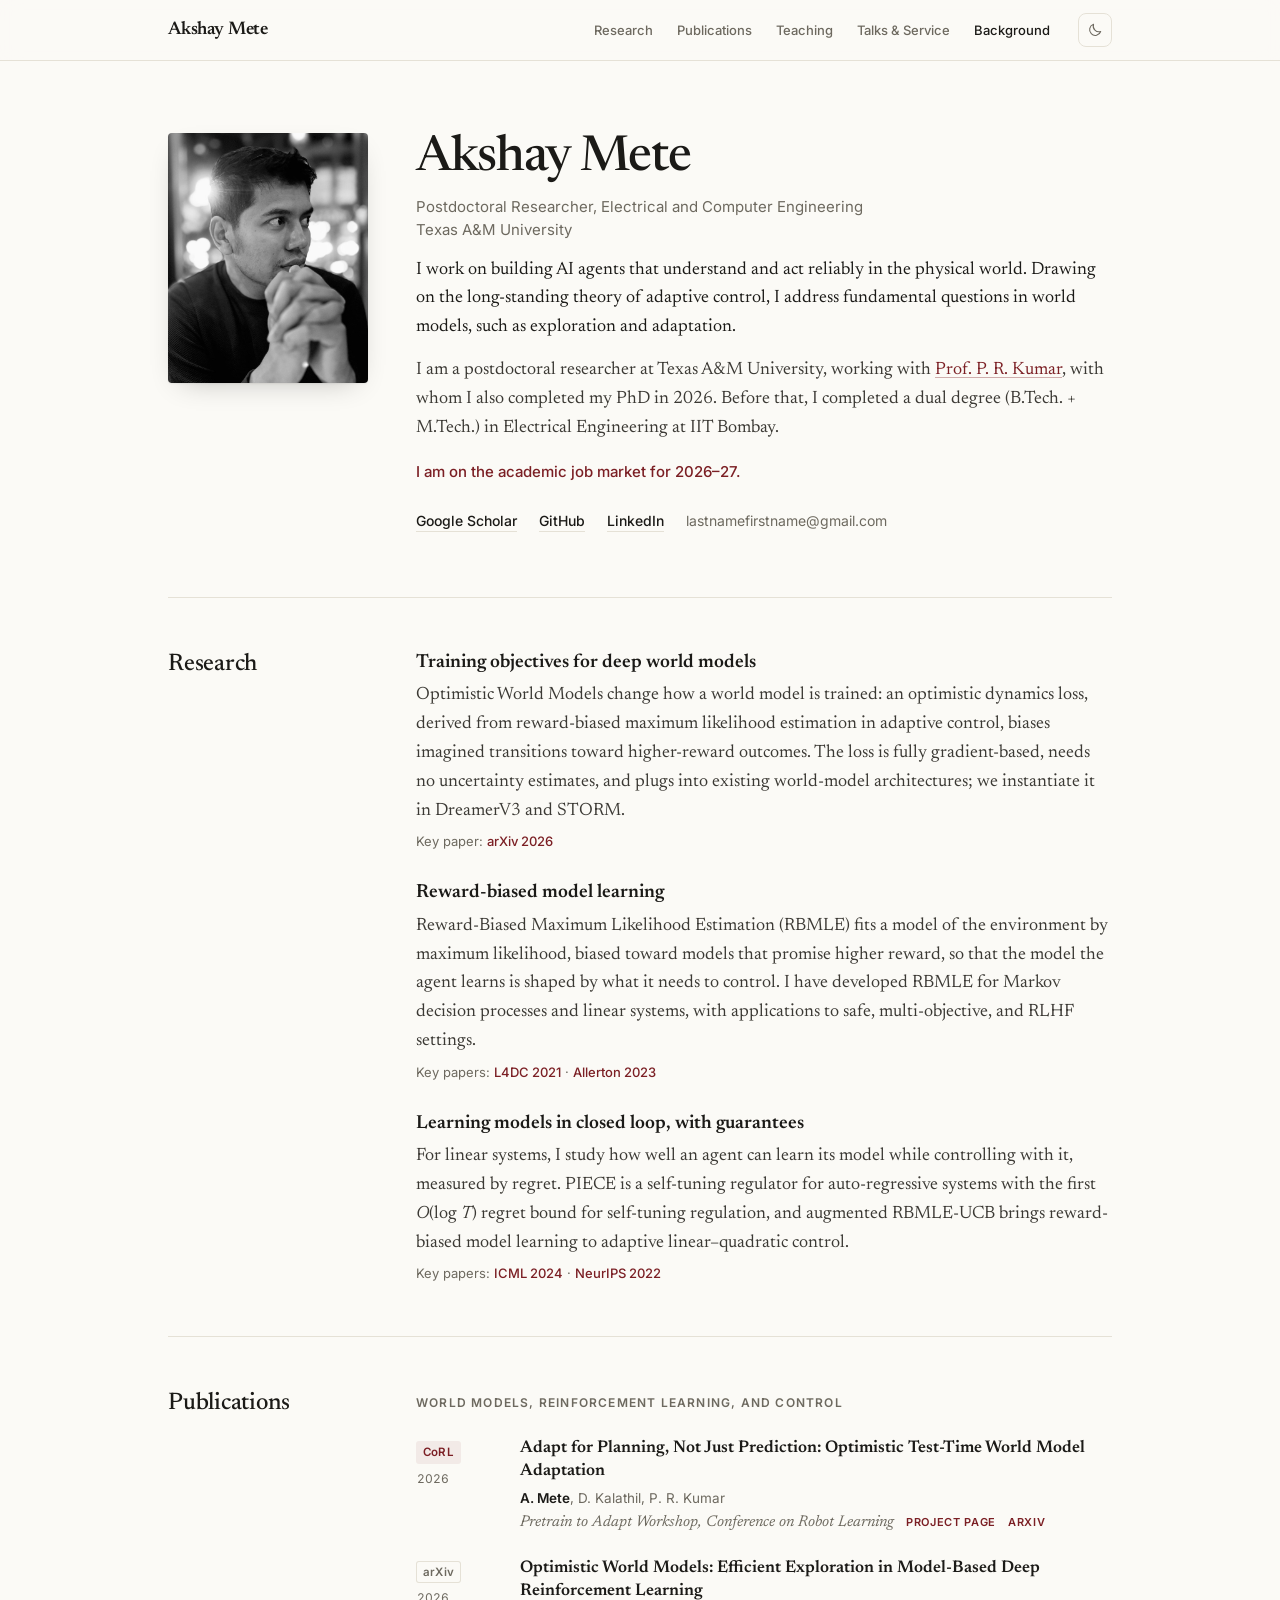
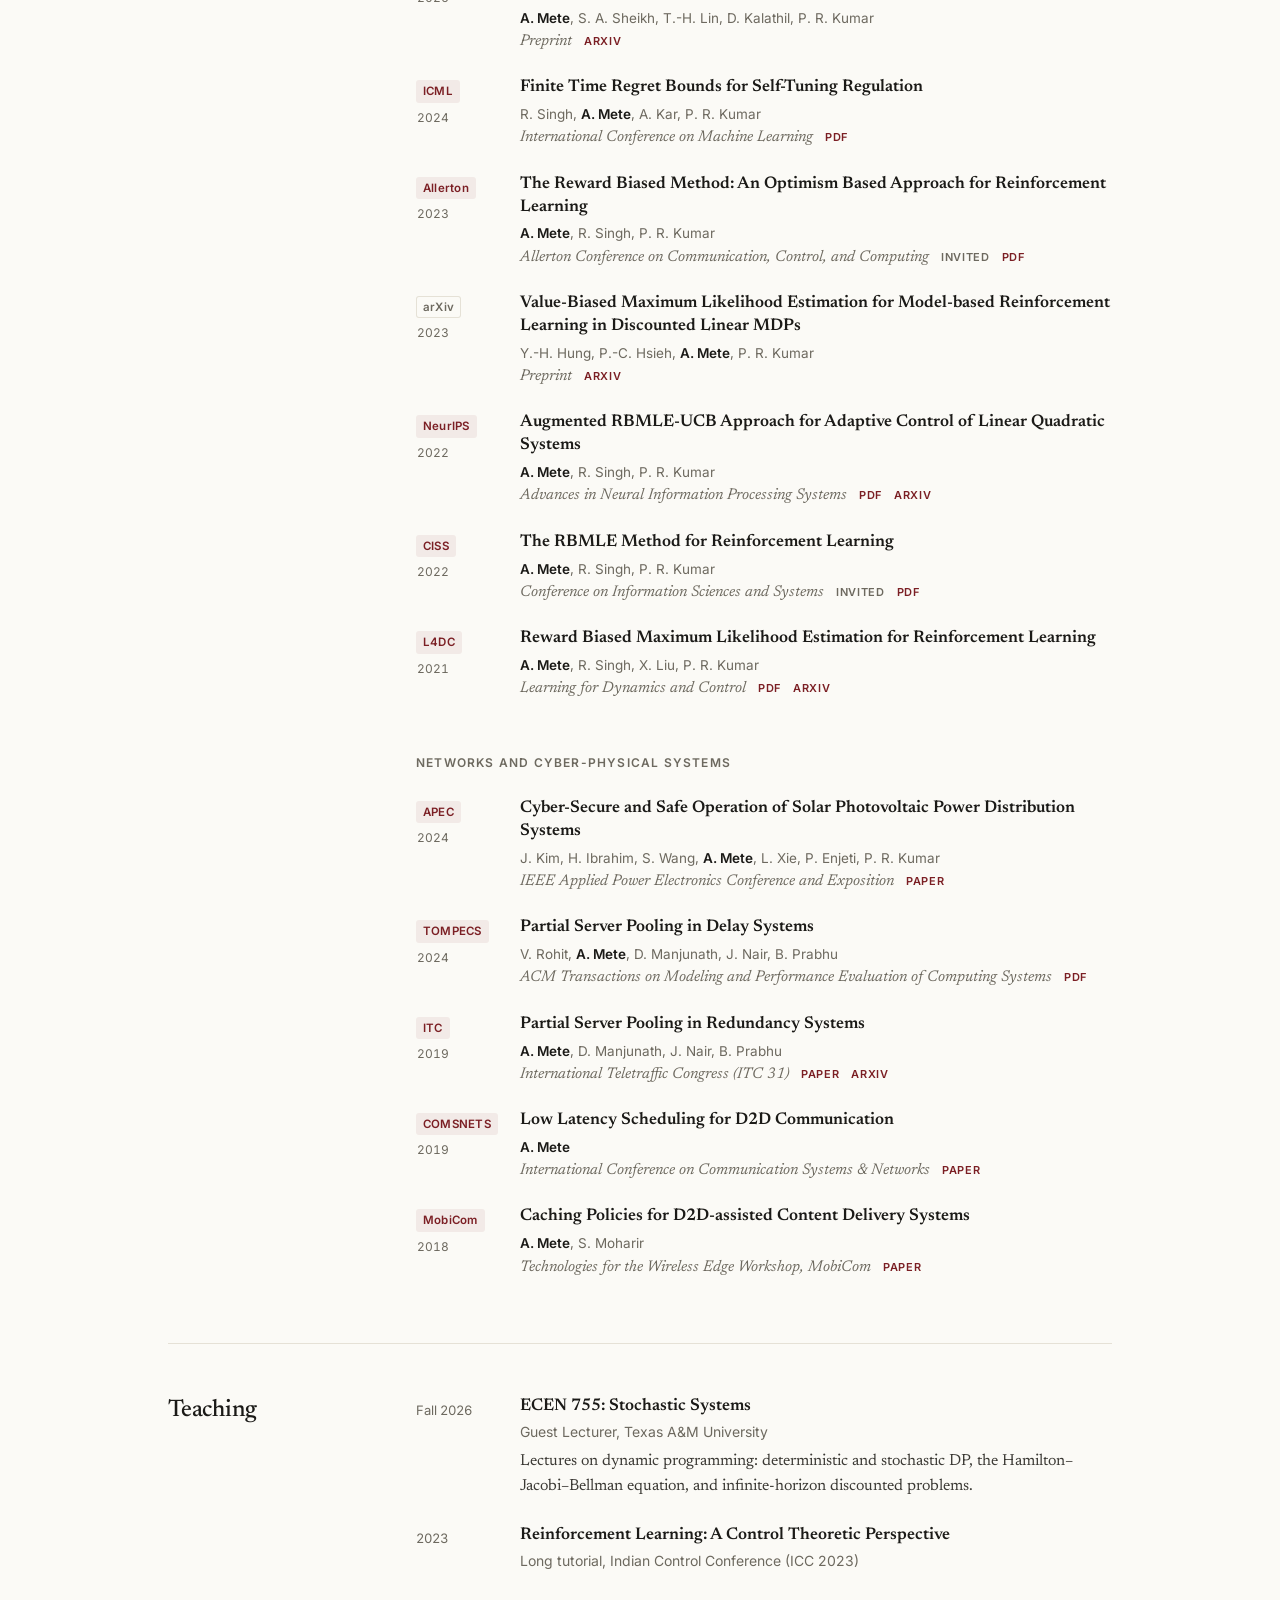
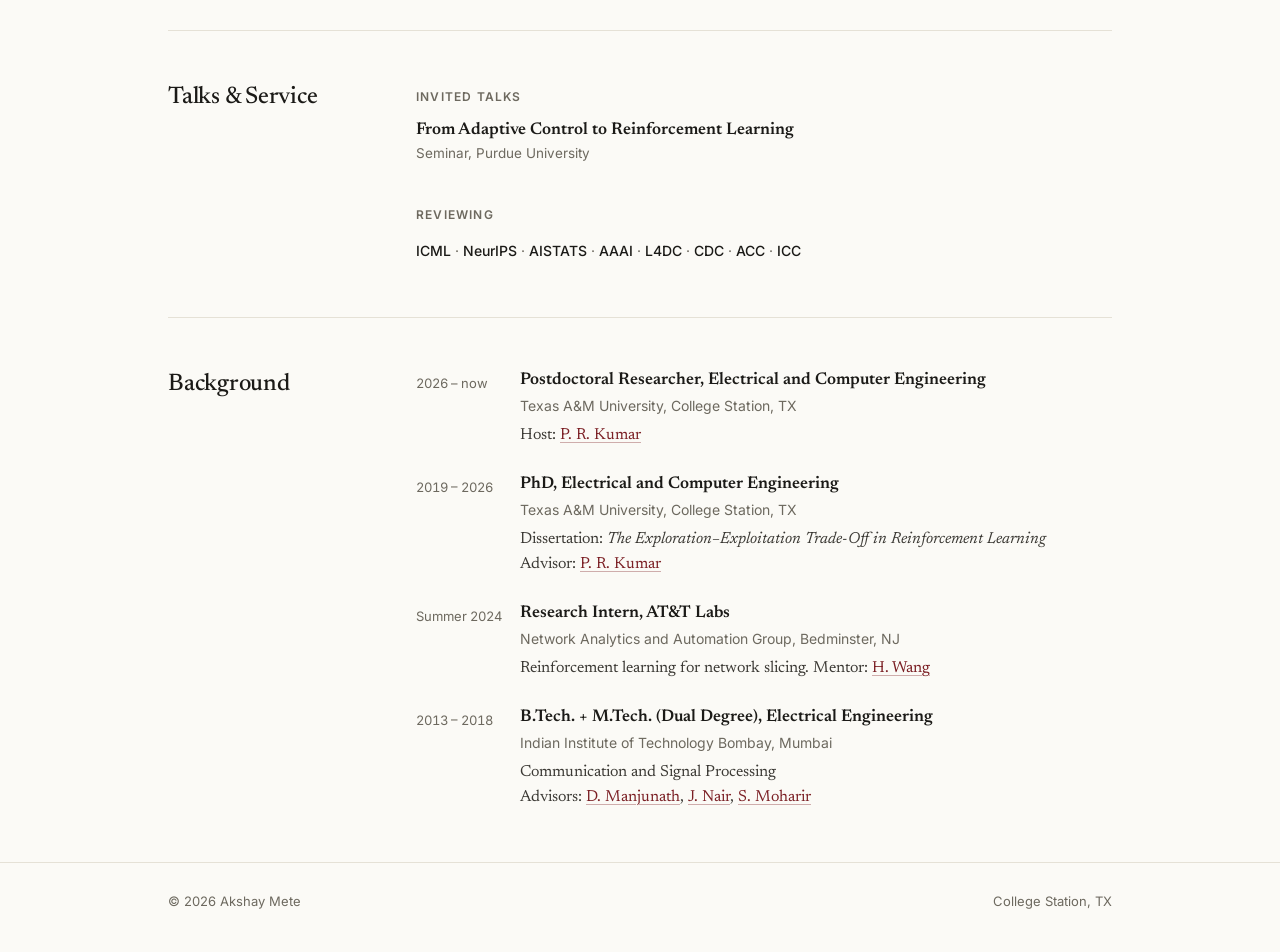
<file: index.html>
<!DOCTYPE html>
<html lang="en">
<head>
    <meta charset="UTF-8">
    <meta name="viewport" content="width=device-width, initial-scale=1">
    <title>Akshay Mete</title>
    <meta name="description" content="Akshay Mete, postdoctoral researcher at Texas A&amp;M University working on world models, connecting deep model-based reinforcement learning with adaptive control.">
    <link rel="canonical" href="https://akshaymete.com/">
    <meta property="og:type" content="profile">
    <meta property="og:title" content="Akshay Mete">
    <meta property="og:description" content="Postdoctoral researcher at Texas A&amp;M University working on world models, connecting deep model-based reinforcement learning with adaptive control.">
    <meta property="og:url" content="https://akshaymete.com/">
    <meta property="og:image" content="https://akshaymete.com/images/portrait.jpg">
    <meta name="twitter:card" content="summary">
    <link rel="preconnect" href="https://fonts.googleapis.com">
    <link rel="preconnect" href="https://fonts.gstatic.com" crossorigin>
    <link rel="stylesheet" href="https://fonts.googleapis.com/css2?family=Inter:wght@400;500;600&family=Newsreader:ital,opsz,wght@0,6..72,400;0,6..72,500;0,6..72,600;1,6..72,400&display=swap">
    <link rel="stylesheet" href="styles.css">
    <script>
        try {
            var saved = localStorage.getItem('theme');
            if (saved) document.documentElement.setAttribute('data-theme', saved);
        } catch (e) {}
    </script>
</head>
<body>
    <a class="skip-link" href="#main">Skip to content</a>

    <header class="site-nav">
        <div class="wrap nav-inner">
            <a class="brand" href="#top">Akshay Mete</a>
            <nav class="nav-links" aria-label="Sections">
                <a href="#research">Research</a>
                <a href="#publications">Publications</a>
                <a href="#teaching">Teaching</a>
                <a href="#talks">Talks &amp; Service</a>
                <a href="#background">Background</a>
            </nav>
            <button class="theme-toggle" id="theme-toggle" type="button" aria-label="Toggle dark mode">
                <svg class="icon-moon" viewBox="0 0 24 24" width="16" height="16" aria-hidden="true"><path d="M20.5 14.2A8.5 8.5 0 0 1 9.8 3.5a8.5 8.5 0 1 0 10.7 10.7Z" fill="none" stroke="currentColor" stroke-width="1.6" stroke-linejoin="round"/></svg>
                <svg class="icon-sun" viewBox="0 0 24 24" width="16" height="16" aria-hidden="true"><circle cx="12" cy="12" r="4" fill="none" stroke="currentColor" stroke-width="1.6"/><path d="M12 2.5v2M12 19.5v2M2.5 12h2M19.5 12h2M5.3 5.3l1.4 1.4M17.3 17.3l1.4 1.4M5.3 18.7l1.4-1.4M17.3 6.7l1.4-1.4" stroke="currentColor" stroke-width="1.6" stroke-linecap="round"/></svg>
            </button>
        </div>
    </header>

    <main id="main" class="wrap">

        <section class="intro" id="top">
            <img class="portrait" src="images/portrait.jpg" alt="Portrait of Akshay Mete" width="200" height="250">
            <div class="intro-text">
                <h1>Akshay Mete</h1>                <p class="role">Postdoctoral Researcher, Electrical and Computer Engineering<br>Texas A&amp;M University</p>
                <p class="lede">I work on building AI agents that understand and act reliably in the physical world. Drawing on the long-standing theory of adaptive control, I address fundamental questions in world models, such as exploration and adaptation.</p>
                <p>I am a postdoctoral researcher at Texas A&amp;M University, working with <a href="https://engineering.tamu.edu/electrical/profiles/pkumar.html">Prof. P. R. Kumar</a>, with whom I also completed my PhD in 2026. Before that, I completed a dual degree (B.Tech.&nbsp;+ M.Tech.) in Electrical Engineering at IIT Bombay.</p>
                <p class="market">I am on the academic job market for 2026&ndash;27.</p>
                <ul class="links">
                    <li><a href="https://scholar.google.com/citations?user=evLF1akAAAAJ&amp;hl">Google Scholar</a></li>
                    <li><a href="https://github.com/akshaymete">GitHub</a></li>
                    <li><a href="https://linkedin.com/in/akshaymete">LinkedIn</a></li>
                    <li class="email">lastnamefirstname@gmail.com</li>
                </ul>
            </div>
        </section>

        <section class="section" id="research">
            <h2>Research</h2>
            <div class="section-body">
                <div class="topic">
                    <h3>Training objectives for deep world models</h3>
                    <p>Optimistic World Models change how a world model is trained: an optimistic dynamics loss, derived from reward-biased maximum likelihood estimation in adaptive control, biases imagined transitions toward higher-reward outcomes. The loss is fully gradient-based, needs no uncertainty estimates, and plugs into existing world-model architectures; we instantiate it in DreamerV3 and STORM.</p>
                    <p class="papers">Key paper: <a href="#p-owm">arXiv 2026</a></p>
                </div>
                <div class="topic">
                    <h3>Reward-biased model learning</h3>
                    <p>Reward-Biased Maximum Likelihood Estimation (RBMLE) fits a model of the environment by maximum likelihood, biased toward models that promise higher reward, so that the model the agent learns is shaped by what it needs to control. I have developed RBMLE for Markov decision processes and linear systems, with applications to safe, multi-objective, and RLHF settings.</p>
                    <p class="papers">Key papers: <a href="#p-l4dc21">L4DC 2021</a> &middot; <a href="#p-allerton23">Allerton 2023</a></p>
                </div>
                <div class="topic">
                    <h3>Learning models in closed loop, with guarantees</h3>
                    <p>For linear systems, I study how well an agent can learn its model while controlling with it, measured by regret. PIECE is a self-tuning regulator for auto-regressive systems with the first <i>O</i>(log&nbsp;<i>T</i>) regret bound for self-tuning regulation, and augmented RBMLE-UCB brings reward-biased model learning to adaptive linear&ndash;quadratic control.</p>
                    <p class="papers">Key papers: <a href="#p-icml24">ICML 2024</a> &middot; <a href="#p-neurips22">NeurIPS 2022</a></p>
                </div>
            </div>
        </section>

        <section class="section" id="publications">
            <h2>Publications</h2>
            <div class="section-body">

                <h3 class="group">World Models, Reinforcement Learning, and Control</h3>

                <article class="pub" id="p-optta">
                    <div class="venue"><span class="tag">CoRL</span><span class="year">2026</span></div>
                    <div>
                        <h4 class="pub-title"><a href="projects/optta/">Adapt for Planning, Not Just Prediction: Optimistic Test-Time World Model Adaptation</a></h4>
                        <p class="authors"><b>A. Mete</b>, D. Kalathil, P. R. Kumar</p>
                        <p class="cite">Pretrain to Adapt Workshop, Conference on Robot Learning <a class="pdf" href="projects/optta/">Project page</a> <a class="pdf" href="https://arxiv.org/abs/2610.35636">arXiv</a></p>
                    </div>
                </article>

                <article class="pub" id="p-owm">
                    <div class="venue"><span class="tag pre">arXiv</span><span class="year">2026</span></div>
                    <div>
                        <h4 class="pub-title"><a href="https://arxiv.org/abs/2602.10044">Optimistic World Models: Efficient Exploration in Model-Based Deep Reinforcement Learning</a></h4>
                        <p class="authors"><b>A. Mete</b>, S. A. Sheikh, T.-H. Lin, D. Kalathil, P. R. Kumar</p>
                        <p class="cite">Preprint <a class="pdf" href="https://arxiv.org/abs/2602.10044">arXiv</a></p>
                    </div>
                </article>

                <article class="pub" id="p-icml24">
                    <div class="venue"><span class="tag">ICML</span><span class="year">2024</span></div>
                    <div>
                        <h4 class="pub-title"><a href="https://raw.githubusercontent.com/mlresearch/v235/main/assets/singh24b/singh24b.pdf">Finite Time Regret Bounds for Self-Tuning Regulation</a></h4>
                        <p class="authors">R. Singh, <b>A. Mete</b>, A. Kar, P. R. Kumar</p>
                        <p class="cite">International Conference on Machine Learning <a class="pdf" href="https://raw.githubusercontent.com/mlresearch/v235/main/assets/singh24b/singh24b.pdf">PDF</a></p>
                    </div>
                </article>

                <article class="pub" id="p-allerton23">
                    <div class="venue"><span class="tag">Allerton</span><span class="year">2023</span></div>
                    <div>
                        <h4 class="pub-title"><a href="https://par.nsf.gov/servlets/purl/10482159">The Reward Biased Method: An Optimism Based Approach for Reinforcement Learning</a></h4>
                        <p class="authors"><b>A. Mete</b>, R. Singh, P. R. Kumar</p>
                        <p class="cite">Allerton Conference on Communication, Control, and Computing <span class="note">Invited</span> <a class="pdf" href="https://par.nsf.gov/servlets/purl/10482159">PDF</a></p>
                    </div>
                </article>

                <article class="pub" id="p-vbmle">
                    <div class="venue"><span class="tag pre">arXiv</span><span class="year">2023</span></div>
                    <div>
                        <h4 class="pub-title"><a href="https://arxiv.org/abs/2310.11515">Value-Biased Maximum Likelihood Estimation for Model-based Reinforcement Learning in Discounted Linear MDPs</a></h4>
                        <p class="authors">Y.-H. Hung, P.-C. Hsieh, <b>A. Mete</b>, P. R. Kumar</p>
                        <p class="cite">Preprint <a class="pdf" href="https://arxiv.org/abs/2310.11515">arXiv</a></p>                    </div>
                </article>

                <article class="pub" id="p-neurips22">
                    <div class="venue"><span class="tag">NeurIPS</span><span class="year">2022</span></div>
                    <div>
                        <h4 class="pub-title"><a href="https://proceedings.neurips.cc/paper_files/paper/2022/file/3c601cd5866099648c6dc783e7f39858-Paper-Conference.pdf">Augmented RBMLE-UCB Approach for Adaptive Control of Linear Quadratic Systems</a></h4>
                        <p class="authors"><b>A. Mete</b>, R. Singh, P. R. Kumar</p>
                        <p class="cite">Advances in Neural Information Processing Systems <a class="pdf" href="https://proceedings.neurips.cc/paper_files/paper/2022/file/3c601cd5866099648c6dc783e7f39858-Paper-Conference.pdf">PDF</a> <a class="pdf" href="https://arxiv.org/abs/2201.10542">arXiv</a></p>
                    </div>
                </article>

                <article class="pub">
                    <div class="venue"><span class="tag">CISS</span><span class="year">2022</span></div>
                    <div>
                        <h4 class="pub-title"><a href="https://par.nsf.gov/servlets/purl/10482165">The RBMLE Method for Reinforcement Learning</a></h4>
                        <p class="authors"><b>A. Mete</b>, R. Singh, P. R. Kumar</p>
                        <p class="cite">Conference on Information Sciences and Systems <span class="note">Invited</span> <a class="pdf" href="https://par.nsf.gov/servlets/purl/10482165">PDF</a></p>
                    </div>
                </article>

                <article class="pub" id="p-l4dc21">
                    <div class="venue"><span class="tag">L4DC</span><span class="year">2021</span></div>
                    <div>
                        <h4 class="pub-title"><a href="https://proceedings.mlr.press/v144/mete21a/mete21a.pdf">Reward Biased Maximum Likelihood Estimation for Reinforcement Learning</a></h4>
                        <p class="authors"><b>A. Mete</b>, R. Singh, X. Liu, P. R. Kumar</p>
                        <p class="cite">Learning for Dynamics and Control <a class="pdf" href="https://proceedings.mlr.press/v144/mete21a/mete21a.pdf">PDF</a> <a class="pdf" href="https://arxiv.org/abs/2011.07738">arXiv</a></p>
                    </div>
                </article>

                <h3 class="group">Networks and Cyber-Physical Systems</h3>

                <article class="pub">
                    <div class="venue"><span class="tag">APEC</span><span class="year">2024</span></div>
                    <div>
                        <h4 class="pub-title"><a href="https://ieeexplore.ieee.org/abstract/document/10509340">Cyber-Secure and Safe Operation of Solar Photovoltaic Power Distribution Systems</a></h4>
                        <p class="authors">J. Kim, H. Ibrahim, S. Wang, <b>A. Mete</b>, L. Xie, P. Enjeti, P. R. Kumar</p>
                        <p class="cite">IEEE Applied Power Electronics Conference and Exposition <a class="pdf" href="https://ieeexplore.ieee.org/abstract/document/10509340">Paper</a></p>
                    </div>
                </article>

                <article class="pub">
                    <div class="venue"><span class="tag">TOMPECS</span><span class="year">2024</span></div>
                    <div>
                        <h4 class="pub-title"><a href="https://hal.science/hal-04443590v1/file/submission.pdf">Partial Server Pooling in Delay Systems</a></h4>
                        <p class="authors">V. Rohit, <b>A. Mete</b>, D. Manjunath, J. Nair, B. Prabhu</p>
                        <p class="cite">ACM Transactions on Modeling and Performance Evaluation of Computing Systems <a class="pdf" href="https://hal.science/hal-04443590v1/file/submission.pdf">PDF</a></p>
                    </div>
                </article>

                <article class="pub">
                    <div class="venue"><span class="tag">ITC</span><span class="year">2019</span></div>
                    <div>
                        <h4 class="pub-title"><a href="https://ieeexplore.ieee.org/abstract/document/8879441">Partial Server Pooling in Redundancy Systems</a></h4>
                        <p class="authors"><b>A. Mete</b>, D. Manjunath, J. Nair, B. Prabhu</p>
                        <p class="cite">International Teletraffic Congress (ITC 31) <a class="pdf" href="https://ieeexplore.ieee.org/abstract/document/8879441">Paper</a> <a class="pdf" href="https://arxiv.org/abs/1906.03587">arXiv</a></p>
                    </div>
                </article>

                <article class="pub">
                    <div class="venue"><span class="tag">COMSNETS</span><span class="year">2019</span></div>
                    <div>
                        <h4 class="pub-title"><a href="https://ieeexplore.ieee.org/abstract/document/8711322">Low Latency Scheduling for D2D Communication</a></h4>
                        <p class="authors"><b>A. Mete</b></p>
                        <p class="cite">International Conference on Communication Systems &amp; Networks <a class="pdf" href="https://ieeexplore.ieee.org/abstract/document/8711322">Paper</a></p>
                    </div>
                </article>

                <article class="pub">
                    <div class="venue"><span class="tag">MobiCom</span><span class="year">2018</span></div>
                    <div>
                        <h4 class="pub-title"><a href="https://dl.acm.org/doi/abs/10.1145/3266276.3266278">Caching Policies for D2D-assisted Content Delivery Systems</a></h4>
                        <p class="authors"><b>A. Mete</b>, S. Moharir</p>
                        <p class="cite">Technologies for the Wireless Edge Workshop, MobiCom <a class="pdf" href="https://dl.acm.org/doi/abs/10.1145/3266276.3266278">Paper</a></p>
                    </div>
                </article>

            </div>
        </section>

        <section class="section" id="teaching">
            <h2>Teaching</h2>
            <div class="section-body">
                <div class="entry">
                    <span class="when">Fall 2026</span>
                    <div>
                        <h3 class="entry-title">ECEN 755: Stochastic Systems</h3>
                        <p class="entry-org">Guest Lecturer, Texas A&amp;M University</p>
                        <p class="entry-detail">Lectures on dynamic programming: deterministic and stochastic DP, the Hamilton&ndash;Jacobi&ndash;Bellman equation, and infinite-horizon discounted problems.</p>
                    </div>
                </div>
                <div class="entry">
                    <span class="when">2023</span>
                    <div>
                        <h3 class="entry-title">Reinforcement Learning: A Control Theoretic Perspective</h3>
                        <p class="entry-org">Long tutorial, Indian Control Conference (ICC 2023)</p>
                    </div>
                </div>            </div>
        </section>

        <section class="section" id="talks">
            <h2>Talks &amp; Service</h2>
            <div class="section-body">
                <h3 class="group">Invited Talks</h3>
                <ul class="plain">
                    <li><span class="talk-title">From Adaptive Control to Reinforcement Learning</span><span class="talk-where">Seminar, Purdue University</span></li>
                </ul>
                <h3 class="group">Reviewing</h3>
                <p class="venues">
                    <abbr title="International Conference on Machine Learning">ICML</abbr> &middot;
                    <abbr title="Neural Information Processing Systems">NeurIPS</abbr> &middot;
                    <abbr title="International Conference on Artificial Intelligence and Statistics">AISTATS</abbr> &middot;
                    <abbr title="Association for the Advancement of Artificial Intelligence">AAAI</abbr> &middot;
                    <abbr title="Learning for Dynamics and Control">L4DC</abbr> &middot;
                    <abbr title="IEEE Conference on Decision and Control">CDC</abbr> &middot;
                    <abbr title="American Control Conference">ACC</abbr> &middot;
                    <abbr title="Indian Control Conference">ICC</abbr>
                </p>            </div>
        </section>

        <section class="section" id="background">
            <h2>Background</h2>
            <div class="section-body">
                <div class="entry">
                    <span class="when">2026 &ndash; now</span>
                    <div>
                        <h3 class="entry-title">Postdoctoral Researcher, Electrical and Computer Engineering</h3>
                        <p class="entry-org">Texas A&amp;M University, College Station, TX</p>
                        <p class="entry-detail">Host: <a href="https://engineering.tamu.edu/electrical/profiles/pkumar.html">P. R. Kumar</a></p>
                    </div>
                </div>
                <div class="entry">
                    <span class="when">2019 &ndash; 2026</span>
                    <div>
                        <h3 class="entry-title">PhD, Electrical and Computer Engineering</h3>
                        <p class="entry-org">Texas A&amp;M University, College Station, TX</p>
                        <p class="entry-detail">Dissertation: <i>The Exploration&ndash;Exploitation Trade-Off in Reinforcement Learning</i><br>
                        Advisor: <a href="https://engineering.tamu.edu/electrical/profiles/pkumar.html">P. R. Kumar</a></p>                    </div>
                </div>
                <div class="entry">
                    <span class="when">Summer 2024</span>
                    <div>
                        <h3 class="entry-title">Research Intern, AT&amp;T Labs</h3>
                        <p class="entry-org">Network Analytics and Automation Group, Bedminster, NJ</p>
                        <p class="entry-detail">Reinforcement learning for network slicing. Mentor: <a href="https://www.linkedin.com/in/huahui-wang-26329812">H. Wang</a></p>
                    </div>
                </div>
                <div class="entry">
                    <span class="when">2013 &ndash; 2018</span>
                    <div>
                        <h3 class="entry-title">B.Tech. + M.Tech. (Dual Degree), Electrical Engineering</h3>
                        <p class="entry-org">Indian Institute of Technology Bombay, Mumbai</p>
                        <p class="entry-detail">Communication and Signal Processing<br>
                        Advisors: <a href="https://www.ee.iitb.ac.in/~dmanju/">D. Manjunath</a>, <a href="https://www.ee.iitb.ac.in/~jayakrishnan.nair/">J. Nair</a>, <a href="https://sites.google.com/view/sharayu-homepage/home">S. Moharir</a></p>
                    </div>
                </div>
            </div>
        </section>

    </main>

    <footer class="site-footer">
        <div class="wrap footer-inner">
            <span>&copy; <span id="year">2026</span> Akshay Mete</span>
            <span>College Station, TX</span>
        </div>
    </footer>

    <script src="script.js"></script>
</body>
</html>
</file>
<file: styles.css>
:root {
    --bg: #fbfaf6;
    --ink: #1b1a17;
    --text: #3b3934;
    --muted: #6d695f;
    --rule: #e5e1d6;
    --accent: #7b1f24;
    --accent-soft: rgba(123, 31, 36, 0.07);
    --nav-bg: rgba(251, 250, 246, 0.86);
    --shadow: 0 1px 2px rgba(0, 0, 0, 0.06), 0 10px 28px -14px rgba(0, 0, 0, 0.3);

    --serif: "Newsreader", "Iowan Old Style", Georgia, serif;
    --sans: "Inter", system-ui, -apple-system, "Segoe UI", sans-serif;

    --gutter: 200px;
    --gap: 48px;
    color-scheme: light;
}

@media (prefers-color-scheme: dark) {
    :root:not([data-theme="light"]) {
        --bg: #131211;
        --ink: #efece6;
        --text: #cfcbc2;
        --muted: #9a958b;
        --rule: #2b2926;
        --accent: #e3a3a3;
        --accent-soft: rgba(227, 163, 163, 0.1);
        --nav-bg: rgba(19, 18, 17, 0.82);
        --shadow: 0 1px 2px rgba(0, 0, 0, 0.4), 0 10px 28px -14px rgba(0, 0, 0, 0.8);
        color-scheme: dark;
    }
}

:root[data-theme="dark"] {
    --bg: #131211;
    --ink: #efece6;
    --text: #cfcbc2;
    --muted: #9a958b;
    --rule: #2b2926;
    --accent: #e3a3a3;
    --accent-soft: rgba(227, 163, 163, 0.1);
    --nav-bg: rgba(19, 18, 17, 0.82);
    --shadow: 0 1px 2px rgba(0, 0, 0, 0.4), 0 10px 28px -14px rgba(0, 0, 0, 0.8);
    color-scheme: dark;
}

*, *::before, *::after { box-sizing: border-box; }

html {
    scroll-behavior: smooth;
    scroll-padding-top: 76px;
    -webkit-text-size-adjust: 100%;
}

@media (prefers-reduced-motion: reduce) {
    html { scroll-behavior: auto; }
}

body {
    margin: 0;
    background: var(--bg);
    color: var(--text);
    font-family: var(--serif);
    font-size: 1.125rem;
    line-height: 1.6;
    font-optical-sizing: auto;
    -webkit-font-smoothing: antialiased;
    text-rendering: optimizeLegibility;
}

a {
    color: var(--accent);
    text-decoration: underline;
    text-decoration-thickness: 1px;
    text-underline-offset: 0.18em;
    text-decoration-color: color-mix(in srgb, var(--accent) 35%, transparent);
    transition: color 0.15s ease, text-decoration-color 0.15s ease;
}

a:hover { text-decoration-color: currentColor; }

:focus-visible {
    outline: 2px solid var(--accent);
    outline-offset: 3px;
    border-radius: 2px;
}

b { font-weight: 600; color: var(--ink); }

.wrap {
    max-width: 1008px;
    margin: 0 auto;
    padding: 0 32px;
}

.skip-link {
    position: absolute;
    left: -9999px;
}

.skip-link:focus {
    left: 16px;
    top: 12px;
    z-index: 20;
    background: var(--bg);
    padding: 6px 10px;
}

.site-nav {
    position: sticky;
    top: 0;
    z-index: 10;
    background: var(--nav-bg);
    -webkit-backdrop-filter: saturate(160%) blur(10px);
    backdrop-filter: saturate(160%) blur(10px);
    border-bottom: 1px solid var(--rule);
}

.nav-inner {
    display: flex;
    align-items: center;
    gap: 28px;
    height: 60px;
}

.brand {
    margin-right: auto;
    font-family: var(--serif);
    font-size: 1.15rem;
    font-weight: 600;
    letter-spacing: -0.01em;
    color: var(--ink);
    text-decoration: none;
}

.nav-links {
    display: flex;
    gap: 24px;
}

.nav-links a {
    font-family: var(--sans);
    font-size: 0.8125rem;
    font-weight: 500;
    color: var(--muted);
    text-decoration: none;
    white-space: nowrap;
}

.nav-links a:hover,
.nav-links a.active {
    color: var(--ink);
}

.theme-toggle {
    display: grid;
    place-items: center;
    width: 34px;
    height: 34px;
    padding: 0;
    border: 1px solid var(--rule);
    border-radius: 8px;
    background: transparent;
    color: var(--muted);
    cursor: pointer;
    transition: color 0.15s ease, border-color 0.15s ease;
}

.theme-toggle:hover {
    color: var(--ink);
    border-color: var(--muted);
}

.icon-sun { display: none; }

:root[data-theme="dark"] .icon-sun { display: block; }
:root[data-theme="dark"] .icon-moon { display: none; }

@media (prefers-color-scheme: dark) {
    :root:not([data-theme="light"]) .icon-sun { display: block; }
    :root:not([data-theme="light"]) .icon-moon { display: none; }
}

.intro {
    display: grid;
    grid-template-columns: var(--gutter) 1fr;
    gap: var(--gap);
    align-items: start;
    padding: 72px 0 64px;
}

.portrait {
    display: block;
    width: 100%;
    height: auto;
    aspect-ratio: 4 / 5;
    object-fit: cover;
    border-radius: 4px;
    box-shadow: var(--shadow);
}

h1 {
    margin: 0 0 10px;
    font-family: var(--serif);
    font-size: clamp(2.25rem, 4.6vw, 3.1rem);
    font-weight: 500;
    line-height: 1.05;
    letter-spacing: -0.02em;
    color: var(--ink);
}

.role {
    margin: 0 0 24px;
    font-family: var(--sans);
    font-size: 0.9375rem;
    line-height: 1.55;
    color: var(--muted);
}

.intro-text > p { margin: 0 0 14px; }

.links {
    display: flex;
    flex-wrap: wrap;
    gap: 8px 22px;
    margin: 26px 0 0;
    padding: 0;
    list-style: none;
    font-family: var(--sans);
    font-size: 0.875rem;
    font-weight: 500;
}

.links a {
    padding-bottom: 2px;
    color: var(--ink);
    text-decoration: none;
    border-bottom: 1px solid var(--rule);
}

.links a:hover {
    color: var(--accent);
    border-color: var(--accent);
}

.links .email {
    color: var(--muted);
    font-weight: 400;
}

.links .cv {
    color: var(--accent);
    border-color: var(--accent);
}

.lede {
    color: var(--ink);
}

.intro-text > .market {
    margin-top: 18px;
    font-family: var(--sans);
    font-size: 0.9375rem;
    font-weight: 500;
    color: var(--accent);
}

.section {
    display: grid;
    grid-template-columns: var(--gutter) 1fr;
    gap: var(--gap);
    padding: 52px 0;
    border-top: 1px solid var(--rule);
}

.section h2 {
    position: sticky;
    top: 84px;
    align-self: start;
    margin: 0;
    font-family: var(--serif);
    font-size: 1.5rem;
    font-weight: 500;
    line-height: 1.2;
    letter-spacing: -0.01em;
    color: var(--ink);
}

.section-body { min-width: 0; }

.group {
    margin: 40px 0 14px;
    font-family: var(--sans);
    font-size: 0.75rem;
    font-weight: 600;
    letter-spacing: 0.1em;
    text-transform: uppercase;
    color: var(--muted);
}

.section-body > .group:first-child { margin-top: 4px; }

.when {
    padding-top: 0.28em;
    font-family: var(--sans);
    font-size: 0.8125rem;
    font-variant-numeric: tabular-nums;
    color: var(--muted);
    white-space: nowrap;
}

.topic + .topic { margin-top: 28px; }

.topic h3 {
    margin: 0 0 6px;
    font-family: var(--serif);
    font-size: 1.1875rem;
    font-weight: 600;
    line-height: 1.35;
    color: var(--ink);
}

.topic p { margin: 0; }

.topic .papers {
    margin-top: 6px;
    font-family: var(--sans);
    font-size: 0.8125rem;
    color: var(--muted);
}

.topic .papers a { text-decoration: none; font-weight: 500; }

.topic .papers a:hover { text-decoration: underline; }

.pub {
    display: grid;
    grid-template-columns: 84px 1fr;
    gap: 20px;
    padding: 12px 0;
}

.venue {
    display: flex;
    flex-direction: column;
    align-items: flex-start;
    gap: 5px;
    padding-top: 3px;
}

.tag {
    padding: 2px 7px;
    border-radius: 3px;
    background: var(--accent-soft);
    font-family: var(--sans);
    font-size: 0.71875rem;
    font-weight: 600;
    letter-spacing: 0.02em;
    color: var(--accent);
    white-space: nowrap;
}

.tag.pre {
    background: transparent;
    box-shadow: inset 0 0 0 1px var(--rule);
    color: var(--muted);
}

.year {
    padding-left: 1px;
    font-family: var(--sans);
    font-size: 0.75rem;
    font-variant-numeric: tabular-nums;
    color: var(--muted);
}

.pub-title {
    margin: 0 0 4px;
    font-family: var(--serif);
    font-size: 1.0625rem;
    font-weight: 600;
    line-height: 1.35;
    color: var(--ink);
}

.pub-title a {
    color: inherit;
    text-decoration: none;
}

.pub-title a:hover { color: var(--accent); }

.authors {
    margin: 0 0 2px;
    font-family: var(--sans);
    font-size: 0.84375rem;
    line-height: 1.5;
    color: var(--muted);
}

.authors b { font-weight: 600; }

.cite {
    margin: 0;
    font-size: 0.96875rem;
    font-style: italic;
    line-height: 1.5;
    color: var(--muted);
}

.note,
.pdf {
    margin-left: 8px;
    font-family: var(--sans);
    font-size: 0.6875rem;
    font-style: normal;
    font-weight: 600;
    letter-spacing: 0.06em;
    text-transform: uppercase;
}

.note { color: var(--muted); }

.pdf { text-decoration: none; }

.pdf:hover { text-decoration: underline; }

.entry {
    display: grid;
    grid-template-columns: 84px 1fr;
    gap: 20px;
}

.entry + .entry { margin-top: 26px; }

.entry-title {
    margin: 0 0 2px;
    font-family: var(--serif);
    font-size: 1.0625rem;
    font-weight: 600;
    line-height: 1.35;
    color: var(--ink);
}

.entry-org {
    margin: 0 0 6px;
    font-family: var(--sans);
    font-size: 0.875rem;
    color: var(--muted);
}

.entry-detail {
    margin: 0;
    font-size: 1rem;
    line-height: 1.55;
}

.plain {
    margin: 0;
    padding: 0;
    list-style: none;
}

.plain li + li { margin-top: 12px; }

.talk-title {
    display: block;
    font-weight: 600;
    font-size: 1.0625rem;
    line-height: 1.35;
    color: var(--ink);
}

.talk-where {
    display: block;
    font-family: var(--sans);
    font-size: 0.84375rem;
    color: var(--muted);
}

.venues {
    margin: 0;
    font-family: var(--sans);
    font-size: 0.875rem;
    line-height: 1.9;
    color: var(--muted);
}

abbr[title] {
    color: var(--ink);
    font-weight: 500;
    text-decoration: none;
    cursor: help;
}

.site-footer {
    border-top: 1px solid var(--rule);
}

.footer-inner {
    display: flex;
    justify-content: space-between;
    gap: 16px;
    padding-top: 28px;
    padding-bottom: 40px;
    font-family: var(--sans);
    font-size: 0.8125rem;
    color: var(--muted);
}

@media (max-width: 860px) {
    :root { --gap: 16px; }

    .wrap { padding: 0 20px; }

    .nav-inner {
        flex-wrap: wrap;
        height: auto;
        gap: 0 16px;
        padding-top: 12px;
    }

    .nav-links {
        order: 3;
        width: 100%;
        gap: 20px;
        overflow-x: auto;
        padding: 10px 0 12px;
        scrollbar-width: none;
    }

    .nav-links::-webkit-scrollbar { display: none; }

    html { scroll-padding-top: 110px; }

    .intro {
        grid-template-columns: 1fr;
        gap: 28px;
        padding: 40px 0 44px;
    }

    .portrait { width: 168px; }

    .section {
        grid-template-columns: 1fr;
        gap: 20px;
        padding: 40px 0;
    }

    .section h2 { position: static; }
}

@media (max-width: 480px) {
    body { font-size: 1.0625rem; }

    .pub,
    .entry {
        grid-template-columns: 1fr;
        gap: 6px;
    }

    .venue {
        flex-direction: row;
        align-items: center;
        gap: 8px;
        padding-top: 0;
    }

    .footer-inner { flex-direction: column; gap: 4px; }
}
</file>
